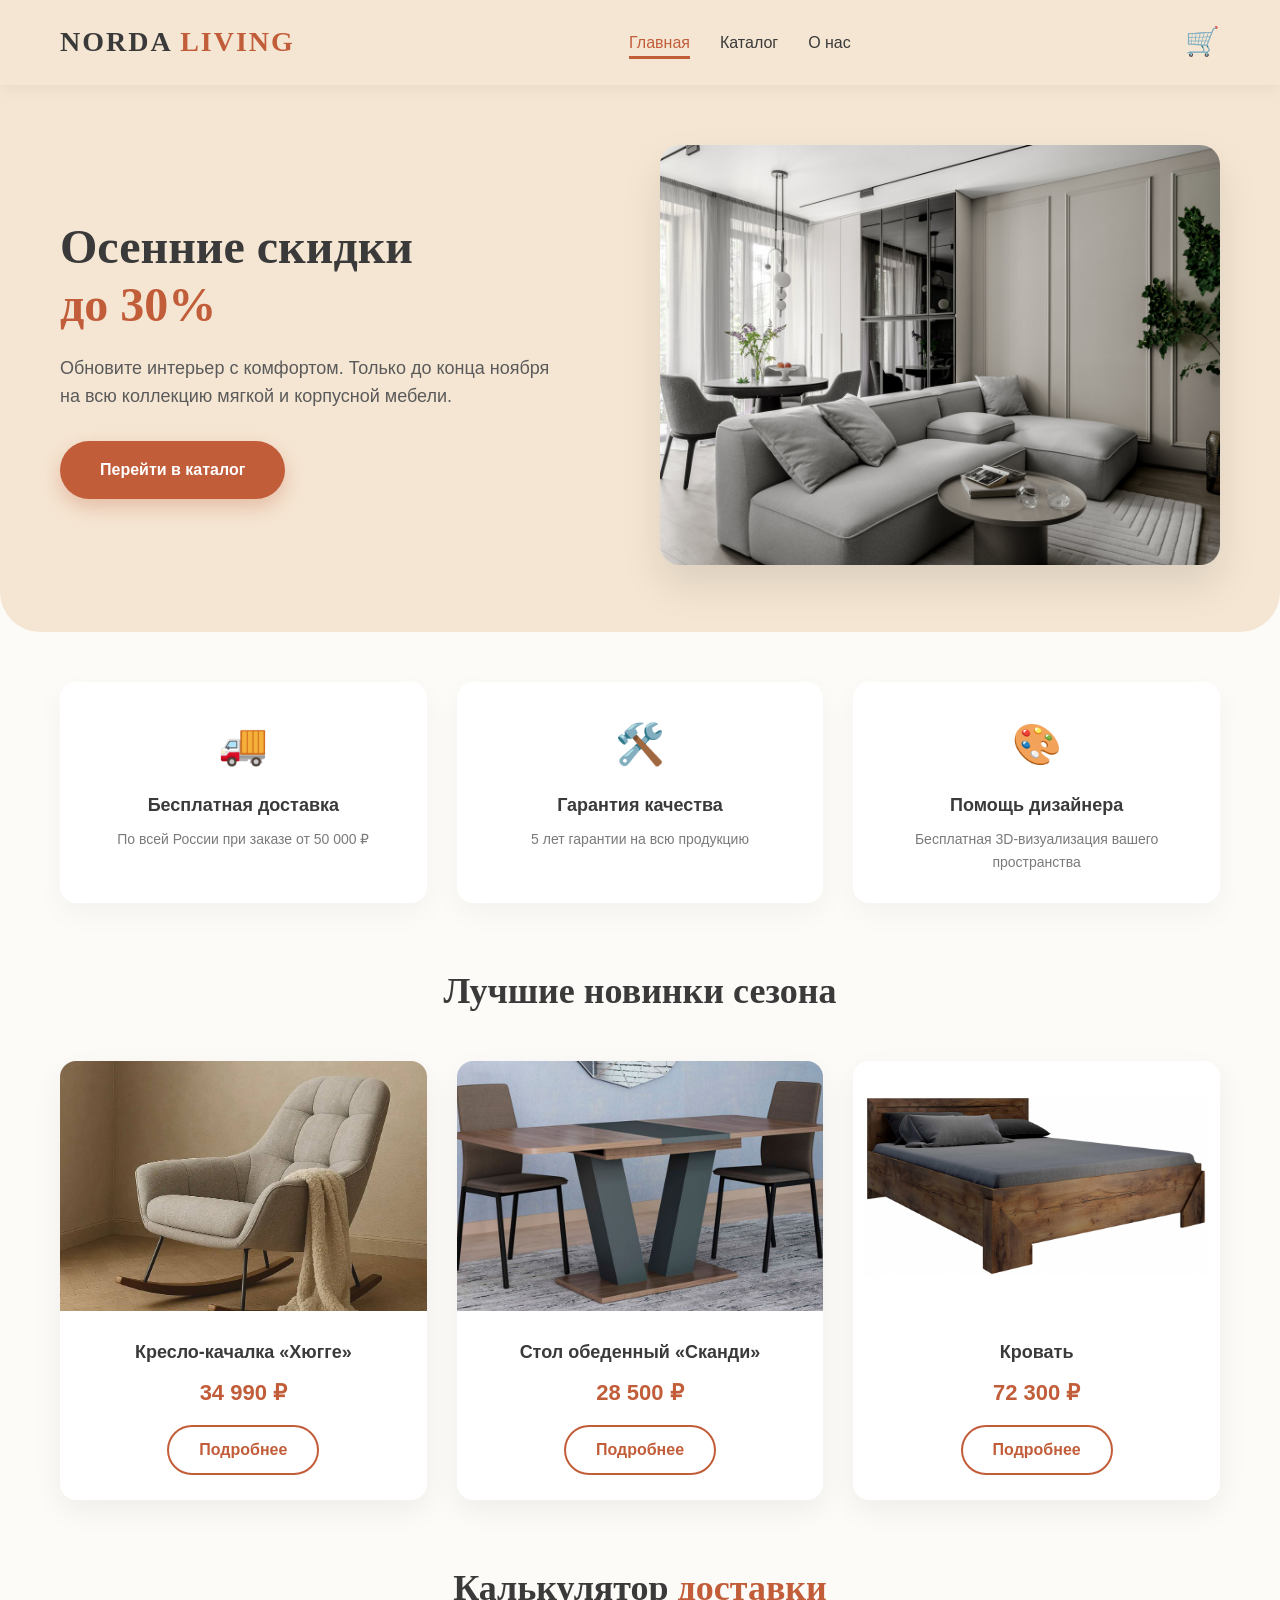
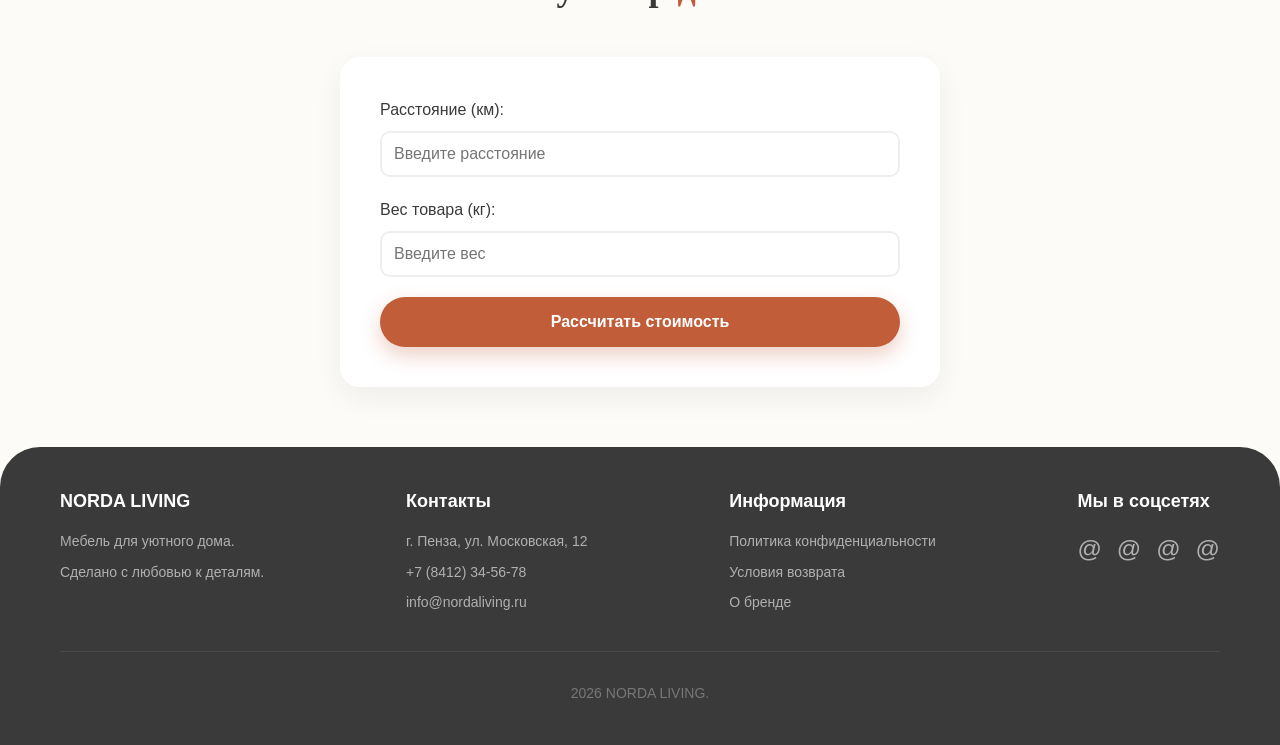
<file: index.html>
<!DOCTYPE html>
<html lang="ru">
<head>
    <meta charset="UTF-8">
    <meta name="viewport" content="width=device-width, initial-scale=1.0">
    <title>NORDA LIVING — Мебель в скандинавском стиле</title>
    <link rel="stylesheet" href="style.css">
</head>
<body>
     <header>
        <div class="container header-inner">
            <a href="index.html" class="logo">NORDA <span>LIVING</span></a>
            <nav>
                <ul>
                    <li><a href="index.html" class="active">Главная</a></li>
                    <li><a href="catalog.html">Каталог</a></li>
                    <li><a href="about.html">О нас</a></li>
                </ul>
            </nav>
            <div style="position: relative;">
                <span style="font-size: 28px; cursor: pointer;">🛒</span>
                <span id="cartBadge" style="display: none; position: absolute; top: -8px; right: -12px; background: #C25D3A; color: #fff; border-radius: 50%; padding: 2px 8px; font-size: 12px; font-weight: 700;">0</span>
            </div>
        </div>
    </header>
    <section class="hero">
        <div class="container hero-grid">
            <div class="hero-text">
                <h1>Осенние скидки <br><span>до 30%</span></h1>
                <p>Обновите интерьер с комфортом. Только до конца ноября на всю коллекцию мягкой и корпусной мебели.</p>
                <a href="catalog.html" class="btn-primary">Перейти в каталог</a>
            </div>
            <div class="hero-image">
                <img src="img/норд.jpg" alt="Интерьер NORDA LIVING">
            </div>
        </div>
    </section>
    <div class="container">
        <div class="benefits">
            <div class="benefit-item">
                <span class="benefit-icon">🚚</span>
                <h3>Бесплатная доставка</h3>
                <p>По всей России при заказе от 50 000 ₽</p>
            </div>
            <div class="benefit-item">
                <span class="benefit-icon">🛠️</span>
                <h3>Гарантия качества</h3>
                <p>5 лет гарантии на всю продукцию</p>
            </div>
            <div class="benefit-item">
                <span class="benefit-icon">🎨</span>
                <h3>Помощь дизайнера</h3>
                <p>Бесплатная 3D-визуализация вашего пространства</p>
            </div>
        </div>
    </div>
    <div class="container">
        <h2 class="section-title">Лучшие новинки сезона</h2>
        <div class="catalog-grid">
            <div class="product-card">
                <img src="img/креслокачалка.jpg" alt="Кресло-качалка">
                <h3>Кресло-качалка «Хюгге»</h3>
                <div class="price">34 990 ₽</div>
                <a href="product.html" class="btn-secondary">Подробнее</a>
            </div>
            <div class="product-card">
                <img src="img/столобеден.jpg" alt="Обеденный стол">
                <h3>Стол обеденный «Сканди»</h3>
                <div class="price">28 500 ₽</div>
                <a href="product.html" class="btn-secondary">Подробнее</a>
            </div>
            <div class="product-card">
                <img src="img/кровать.png" alt="Кровать">
                <h3>Кровать</h3>
                <div class="price">72 300 ₽</div>
                <a href="product.html" class="btn-secondary">Подробнее</a>
            </div>
        </div>
    </div>
    <div class="container" style="margin-bottom: 60px;">
        <h2 class="section-title">Калькулятор <span style="color: #C25D3A;">доставки</span></h2>
        <div style="background: #fff; padding: 40px; border-radius: 20px; box-shadow: 0 10px 30px rgba(0,0,0,0.06); max-width: 600px; margin: 0 auto;">
            <div style="margin-bottom: 20px;">
                <label style="display: block; margin-bottom: 8px; font-weight: 500;">Расстояние (км):</label>
                <input type="number" id="deliveryDistance" placeholder="Введите расстояние" style="width: 100%; padding: 12px; border: 2px solid #eee; border-radius: 10px; font-size: 16px;">
            </div>
            <div style="margin-bottom: 20px;">
                <label style="display: block; margin-bottom: 8px; font-weight: 500;">Вес товара (кг):</label>
                <input type="number" id="deliveryWeight" placeholder="Введите вес" style="width: 100%; padding: 12px; border: 2px solid #eee; border-radius: 10px; font-size: 16px;">
            </div>
            <button id="calculateDelivery" class="btn-primary" style="width: 100%; text-align: center;">Рассчитать стоимость</button>
            <div id="deliveryResult" style="display: none; margin-top: 20px; padding: 20px; background: #FDFBF7; border-radius: 12px; border: 2px solid #C25D3A;"></div>
        </div>
    </div>
    <footer>
        <div class="container">
            <div class="footer-grid">
                <div class="footer-col">
                    <h4>NORDA LIVING</h4>
                    <p>Мебель для уютного дома.</p>
                    <p>Сделано с любовью к деталям.</p>
                </div>
                <div class="footer-col">
                    <h4>Контакты</h4>
                    <p>г. Пенза, ул. Московская, 12</p>
                    <p>+7 (8412) 34-56-78</p>
                    <p>info@nordaliving.ru</p>
                </div>
                <div class="footer-col">
                    <h4>Информация</h4>
                    <a href="#">Политика конфиденциальности</a>
                    <a href="#">Условия возврата</a>
                    <a href="about.html">О бренде</a>
                </div>
                <div class="footer-col">
                    <h4>Мы в соцсетях</h4>
                    <div class="social-icons">
                        <a href="#">@</a>
                        <a href="#">@</a>
                        <a href="#">@</a>
                        <a href="#">@</a>
                    </div>
                </div>
            </div>
            <div class="copyright">
                2026 NORDA LIVING.
            </div>
        </div>
    </footer>

</body>
</html>
</file>
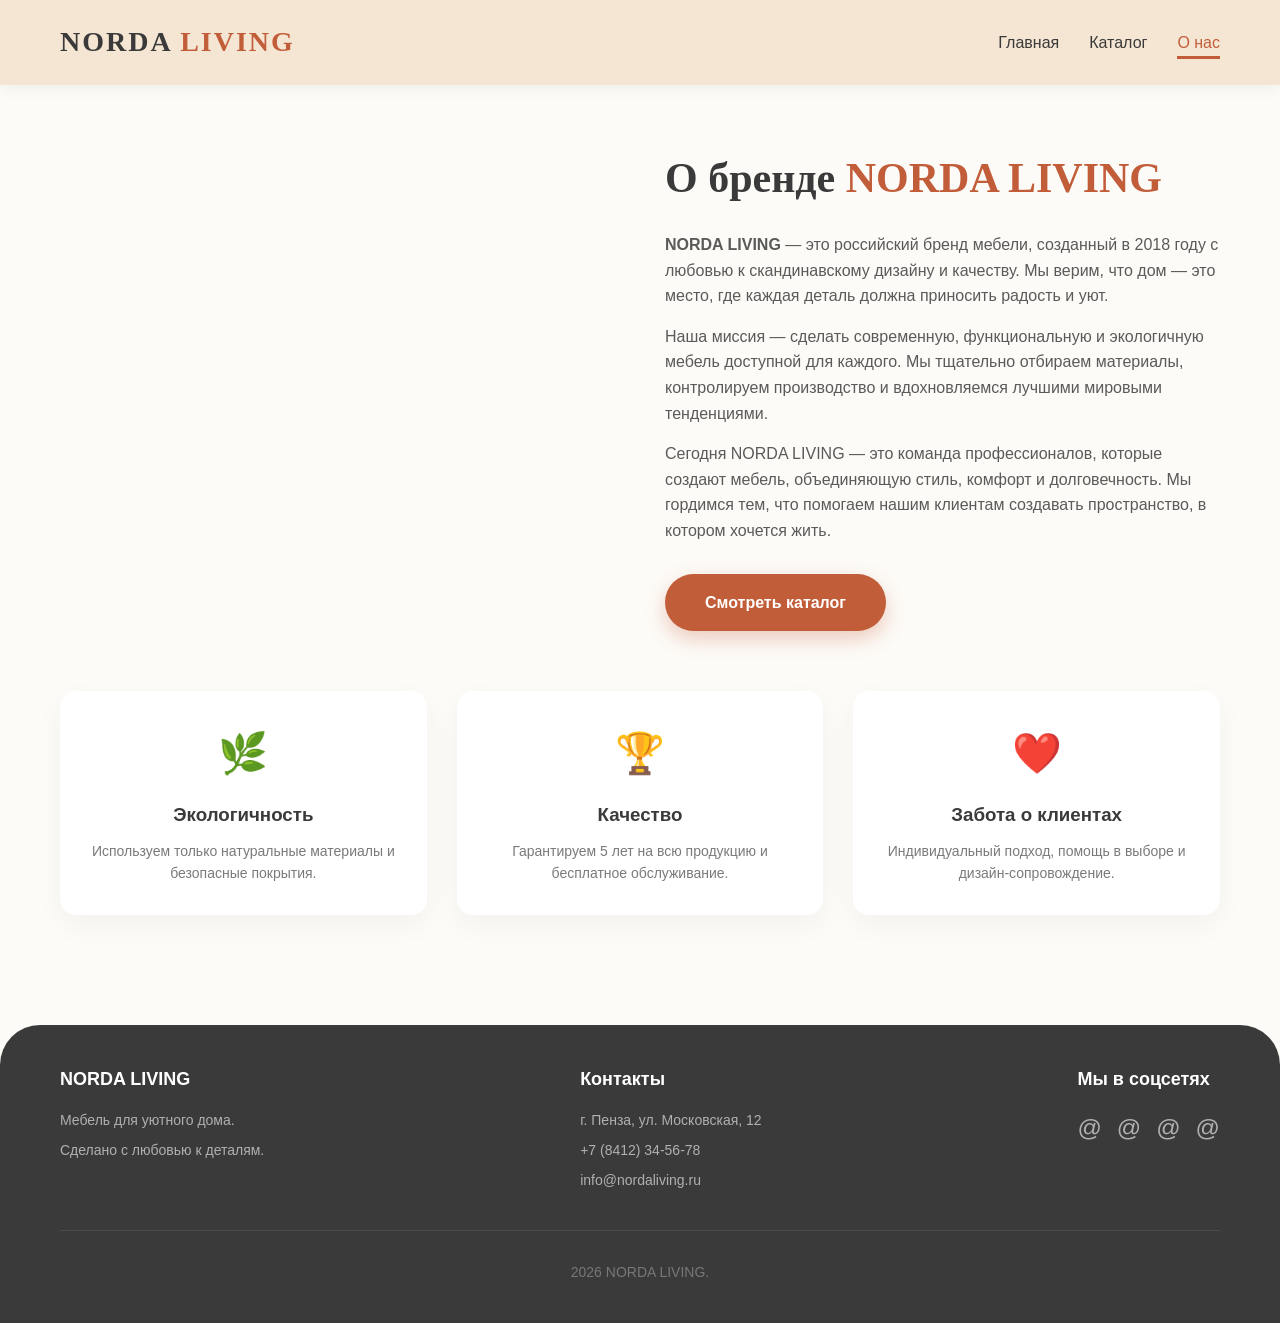
<file: about.html>
<!DOCTYPE html>
<html lang="ru">
<head>
    <meta charset="UTF-8">
    <meta name="viewport" content="width=device-width, initial-scale=1.0">
    <title>NORDA LIVING — О нас</title>
    <link rel="stylesheet" href="style.css">
</head>
<body>

    <!-- ШАПКА -->
    <header>
        <div class="container header-inner">
            <a href="index.html" class="logo">NORDA <span>LIVING</span></a>
            <nav>
                <ul>
                    <li><a href="index.html">Главная</a></li>
                    <li><a href="catalog.html">Каталог</a></li>
                    <li><a href="about.html" class="active">О нас</a></li>
                </ul>
            </nav>
            </div>
    </header>
    <section class="about-section">
        <div class="container">
            <div class="about-grid">
                <div class="about-image">
                </div>
                <div class="about-text">
                    <h1>О бренде <span>NORDA LIVING</span></h1>
                    <p>
                        <strong>NORDA LIVING</strong> — это российский бренд мебели, созданный в 2018 году 
                        с любовью к скандинавскому дизайну и качеству. Мы верим, что дом — это место, 
                        где каждая деталь должна приносить радость и уют.
                    </p>
                    <p>
                        Наша миссия — сделать современную, функциональную и экологичную мебель доступной 
                        для каждого. Мы тщательно отбираем материалы, контролируем производство и 
                        вдохновляемся лучшими мировыми тенденциями.
                    </p>
                    <p>
                        Сегодня NORDA LIVING — это команда профессионалов, которые создают мебель, 
                        объединяющую стиль, комфорт и долговечность. Мы гордимся тем, что помогаем 
                        нашим клиентам создавать пространство, в котором хочется жить.
                    </p>
                    <a href="catalog.html" class="btn-primary" style="margin-top:15px;">Смотреть каталог</a>
                </div>
            </div>

            <!-- ЦЕННОСТИ -->
            <div class="values">
                <div class="value-item">
                    <span class="icon">🌿</span>
                    <h3>Экологичность</h3>
                    <p>Используем только натуральные материалы и безопасные покрытия.</p>
                </div>
                <div class="value-item">
                    <span class="icon">🏆</span>
                    <h3>Качество</h3>
                    <p>Гарантируем 5 лет на всю продукцию и бесплатное обслуживание.</p>
                </div>
                <div class="value-item">
                    <span class="icon">❤️</span>
                    <h3>Забота о клиентах</h3>
                    <p>Индивидуальный подход, помощь в выборе и дизайн-сопровождение.</p>
                </div>
            </div>
        </div>
    </section>
    <footer>
        <div class="container">
            <div class="footer-grid">
                <div class="footer-col">
                    <h4>NORDA LIVING</h4>
                    <p>Мебель для уютного дома.</p>
                    <p>Сделано с любовью к деталям.</p>
                </div>
                <div class="footer-col">
                    <h4>Контакты</h4>
                    <p>г. Пенза, ул. Московская, 12</p>
                    <p>+7 (8412) 34-56-78</p>
                    <p>info@nordaliving.ru</p>
                </div>
                <div class="footer-col">
                    <h4>Мы в соцсетях</h4>
                    <div class="social-icons">
                        <a href="#">@</a>
                        <a href="#">@</a>
                        <a href="#">@</a>
                        <a href="#">@</a>
                    </div>
                </div>
            </div>
            <div class="copyright">
                2026 NORDA LIVING.
            </div>
        </div>
    </footer>

</body>
</html>
</file>
<file: style.css>
* {
    margin: 0;
    padding: 0;
    box-sizing: border-box;
}
body {
    font-family: 'Montserrat', Arial, sans-serif;
    background-color: #FDFBF7;
    color: #3A3A3A;
    line-height: 1.6;
}
.container {
    max-width: 1200px;
    margin: 0 auto;
    padding: 0 20px;
}
header {
    background-color: #F5E6D3;
    padding: 20px 0;
    position: sticky;
    top: 0;
    z-index: 100;
    box-shadow: 0 4px 15px rgba(0, 0, 0, 0.05);
}

.header-inner {
    display: flex;
    justify-content: space-between;
    align-items: center;
    flex-wrap: wrap;
}

.logo {
    font-family: 'Garamond', 'Times New Roman', serif;
    font-size: 28px;
    font-weight: 700;
    color: #3A3A3A;
    letter-spacing: 2px;
    text-decoration: none;
}

.logo span {
    color: #C25D3A;
}

nav ul {
    display: flex;
    list-style: none;
    gap: 30px;
}

nav ul li a {
    text-decoration: none;
    color: #3A3A3A;
    font-weight: 500;
    font-size: 16px;
    transition: color 0.3s;
    padding: 5px 0;
}
nav ul li a:hover {
    color: #C25D3A;
}
nav ul li a.active {
    color: #C25D3A;
    border-bottom: 3px solid #C25D3A;
}
.btn-primary {
    display: inline-block;
    background-color: #C25D3A;
    color: #fff;
    padding: 16px 40px;
    border-radius: 30px;
    text-decoration: none;
    font-weight: 600;
    font-size: 16px;
    transition: background-color 0.3s, transform 0.2s;
    border: none;
    cursor: pointer;
    box-shadow: 0 8px 20px rgba(194, 93, 58, 0.3);
}

.btn-primary:hover {
    background-color: #a84d2e;
    transform: scale(1.03);
}
.btn-secondary {
    display: inline-block;
    background-color: transparent;
    color: #C25D3A;
    padding: 10px 30px;
    border-radius: 30px;
    text-decoration: none;
    font-weight: 600;
    border: 2px solid #C25D3A;
    transition: background-color 0.3s, color 0.3s;
}
.btn-secondary:hover {
    background-color: #C25D3A;
    color: #fff;
}
footer {
    background-color: #3A3A3A;
    color: #ddd;
    padding: 40px 0;
    margin-top: 50px;
    border-radius: 40px 40px 0 0;
}

.footer-grid {
    display: flex;
    justify-content: space-between;
    flex-wrap: wrap;
    gap: 30px;
}

.footer-col h4 {
    color: #fff;
    margin-bottom: 15px;
    font-size: 18px;
}

.footer-col p,
.footer-col a {
    color: #b0b0b0;
    text-decoration: none;
    font-size: 14px;
    display: block;
    margin-bottom: 8px;
}
.footer-col a:hover {
    color: #C25D3A;
}
.social-icons {
    display: flex;
    gap: 15px;
    margin-top: 10px;
}
.social-icons a {
    font-size: 24px;
    color: #b0b0b0;
    text-decoration: none;
}
.social-icons a:hover {
    color: #C25D3A;
}
.copyright {
    text-align: center;
    padding-top: 30px;
    margin-top: 30px;
    border-top: 1px solid #4a4a4a;
    font-size: 14px;
    color: #777;
}
.hero {
    background-color: #F5E6D3;
    padding: 60px 0;
    margin-bottom: 50px;
    border-radius: 0 0 40px 40px;
}

.hero-grid {
    display: flex;
    align-items: center;
    gap: 40px;
}

.hero-text {
    flex: 1;
}

.hero-text h1 {
    font-family: 'Garamond', serif;
    font-size: 48px;
    color: #3A3A3A;
    margin-bottom: 20px;
    line-height: 1.2;
}

.hero-text h1 span {
    color: #C25D3A;
}

.hero-text p {
    font-size: 18px;
    color: #5a5a5a;
    margin-bottom: 30px;
    max-width: 500px;
}

.hero-image {
    flex: 1;
    text-align: center;
}

.hero-image img {
    max-width: 100%;
    border-radius: 20px;
    box-shadow: 0 20px 40px rgba(0, 0, 0, 0.1);
}

.benefits {
    display: grid;
    grid-template-columns: repeat(3, 1fr);
    gap: 30px;
    margin-bottom: 60px;
}

.benefit-item {
    background: #fff;
    padding: 30px 20px;
    border-radius: 16px;
    text-align: center;
    box-shadow: 0 10px 30px rgba(0, 0, 0, 0.04);
    transition: transform 0.3s;
}

.benefit-item:hover {
    transform: translateY(-8px);
}

.benefit-icon {
    font-size: 40px;
    margin-bottom: 15px;
    display: block;
}

.benefit-item h3 {
    font-size: 18px;
    margin-bottom: 8px;
    color: #3A3A3A;
}

.benefit-item p {
    font-size: 14px;
    color: #7a7a7a;
}

.section-title {
    font-family: 'Garamond', serif;
    font-size: 36px;
    text-align: center;
    margin-bottom: 40px;
    color: #3A3A3A;
}

.catalog-grid {
    display: grid;
    grid-template-columns: repeat(3, 1fr);
    gap: 30px;
    margin-bottom: 60px;
}

.product-card {
    background: #fff;
    border-radius: 16px;
    overflow: hidden;
    box-shadow: 0 10px 30px rgba(0, 0, 0, 0.06);
    transition: transform 0.3s, box-shadow 0.3s;
    text-align: center;
    padding-bottom: 25px;
}

.product-card:hover {
    transform: translateY(-10px);
    box-shadow: 0 20px 40px rgba(0, 0, 0, 0.1);
}

.product-card img {
    width: 100%;
    height: 250px;
    object-fit: cover;
    background-color: #f0ebe3;
}

.product-card h3 {
    font-size: 18px;
    margin: 20px 0 8px;
    padding: 0 15px;
}

.product-card .price {
    font-size: 22px;
    font-weight: 700;
    color: #C25D3A;
    margin-bottom: 15px;
}
.catalog-page {
    padding: 40px 0;
}

.catalog-page h1 {
    font-family: 'Garamond', serif;
    font-size: 42px;
    text-align: center;
    margin-bottom: 40px;
    color: #3A3A3A;
}

.catalog-page h1 span {
    color: #C25D3A;
}

.catalog-layout {
    display: grid;
    grid-template-columns: 280px 1fr;
    gap: 40px;
}
.filters {
    background: #fff;
    padding: 30px;
    border-radius: 16px;
    box-shadow: 0 10px 30px rgba(0, 0, 0, 0.04);
    height: fit-content;
    position: sticky;
    top: 100px;
}

.filters h3 {
    font-size: 20px;
    margin-bottom: 20px;
    color: #3A3A3A;
}

.filter-group {
    margin-bottom: 25px;
}

.filter-group h4 {
    font-size: 14px;
    color: #7a7a7a;
    margin-bottom: 10px;
    text-transform: uppercase;
    letter-spacing: 1px;
}

.filter-group label {
    display: block;
    margin-bottom: 8px;
    font-size: 14px;
    cursor: pointer;
}

.filter-group label input {
    margin-right: 10px;
    accent-color: #C25D3A;
}

.filter-group .price-range {
    display: flex;
    gap: 10px;
}

.filter-group .price-range input {
    width: 100%;
    padding: 8px 12px;
    border: 2px solid #eee;
    border-radius: 8px;
    font-size: 14px;
}

.filter-group .price-range input:focus {
    outline: none;
    border-color: #C25D3A;
}

.about-section {
    padding: 60px 0;
}
.about-grid {
    display: grid;
    grid-template-columns: 1fr 1fr;
    gap: 50px;
    align-items: center;
}
.about-image img {
    width: 100%;
    border-radius: 20px;
    box-shadow: 0 20px 40px rgba(0, 0, 0, 0.1);
}
.about-text h1 {
    font-family: 'Garamond', serif;
    font-size: 42px;
    margin-bottom: 20px;
    color: #3A3A3A;
}
.about-text h1 span {
    color: #C25D3A;
}
.about-text p {
    margin-bottom: 15px;
    color: #5a5a5a;
}
.values {
    display: grid;
    grid-template-columns: repeat(3, 1fr);
    gap: 30px;
    margin-top: 60px;
}
.value-item {
    background: #fff;
    padding: 30px 20px;
    border-radius: 16px;
    text-align: center;
    box-shadow: 0 10px 30px rgba(0, 0, 0, 0.04);
}
.value-item .icon {
    font-size: 40px;
    display: block;
    margin-bottom: 15px;
}
.value-item h3 {
    margin-bottom: 10px;
    color: #3A3A3A;
}

.value-item p {
    color: #7a7a7a;
    font-size: 14px;
}
.contacts-section {
    padding: 60px 0;
}

.contacts-grid {
    display: grid;
    grid-template-columns: 1fr 1fr;
    gap: 50px;
}

.contact-info h2 {
    font-family: 'Garamond', serif;
    font-size: 36px;
    margin-bottom: 20px;
}

.contact-info h2 span {
    color: #C25D3A;
}

.contact-details {
    margin-top: 30px;
}

.contact-item {
    display: flex;
    align-items: center;
    gap: 15px;
    margin-bottom: 20px;
    padding: 15px;
    background: #fff;
    border-radius: 12px;
    box-shadow: 0 4px 15px rgba(0, 0, 0, 0.04);
}

.contact-item .icon {
    font-size: 28px;
    width: 50px;
    text-align: center;
}

.contact-item .text {
    font-size: 16px;
}

.contact-form {
    background: #fff;
    padding: 40px;
    border-radius: 20px;
    box-shadow: 0 10px 30px rgba(0, 0, 0, 0.06);
}

.contact-form h3 {
    margin-bottom: 20px;
    font-family: 'Garamond', serif;
    font-size: 28px;
}

.form-group {
    margin-bottom: 20px;
}

.form-group label {
    display: block;
    margin-bottom: 5px;
    font-weight: 500;
    font-size: 14px;
}

.form-group input,
.form-group textarea {
    width: 100%;
    padding: 12px 15px;
    border: 2px solid #eee;
    border-radius: 10px;
    font-family: 'Montserrat', Arial, sans-serif;
    font-size: 16px;
    transition: border-color 0.3s;
}

.form-group input:focus,
.form-group textarea:focus {
    outline: none;
    border-color: #C25D3A;
}

.form-group textarea {
    height: 120px;
    resize: vertical;
}
@media (max-width: 1024px) {
    .catalog-grid {
        grid-template-columns: repeat(2, 1fr);
    }

    .similar-grid {
        grid-template-columns: repeat(2, 1fr);
    }
}

@media (max-width: 768px) {
    .header-inner {
        flex-direction: column;
        gap: 15px;
    }

    nav ul {
        gap: 15px;
        flex-wrap: wrap;
        justify-content: center;
    }
    .hero-grid {
        flex-direction: column;
        text-align: center;
    }
    .hero-text p {
        margin: 0 auto 30px;
    }
    .benefits {
        grid-template-columns: 1fr;
    }
    .catalog-grid {
        grid-template-columns: 1fr;
    }
    .catalog-layout {
        grid-template-columns: 1fr;
    }
    .filters {
        position: static;
        margin-bottom: 30px;
    }
    .product-detail {
        grid-template-columns: 1fr;
    }

    .similar-grid {
        grid-template-columns: 1fr;
    }
    .about-grid {
        grid-template-columns: 1fr;
        text-align: center;
    }

    .values {
        grid-template-columns: 1fr;
    }
    .contacts-grid {
        grid-template-columns: 1fr;
    }

    .contact-item {
        flex-direction: column;
        text-align: center;
    }
    .footer-grid {
        flex-direction: column;
        text-align: center;
    }

    .social-icons {
        justify-content: center;
    }
}
</file>
